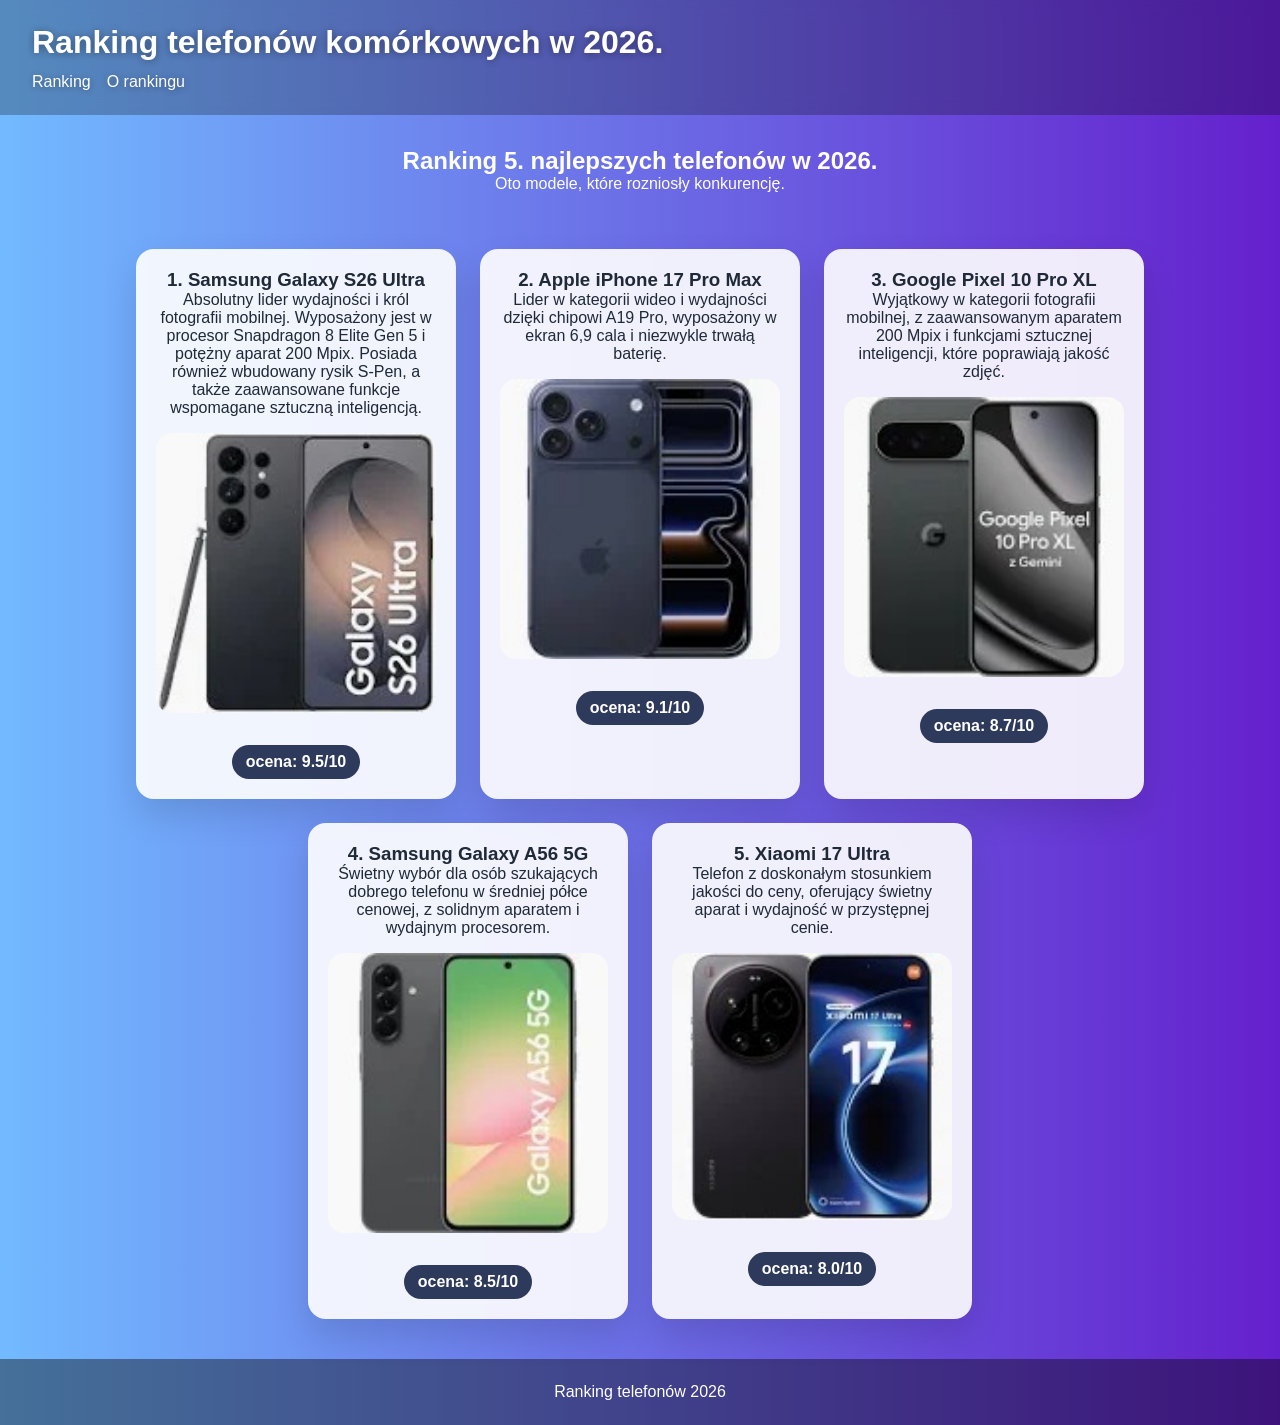
<file: Ranking-telefonów/index.html>
<!DOCTYPE html>
<html lang="pl">
<head>
    <meta charset="UTF-8">
    <meta name="viewport" content="width=device-width, initial-scale=1.0">
    <title>Ranking telefonów 2026</title>
    <link rel="stylesheet" href="style.css">
</head>
<body>
    <header>
    <h1> Ranking telefonów komórkowych w 2026.</h1>
    <nav>
        <ul>
            <li><a href="#ranking">Ranking</a></li>
            <li><a href="#intro">O rankingu</a></li>
        </ul>
    </nav>
    </header>

    
    <main>
        <section id="intro">
            <h2>Ranking 5. najlepszych telefonów w 2026.</h2>
            <p>Oto modele, które rozniosły konkurencję.</p>
        </section>

        <section id="ranking" class="ranking-grid">
            <article class="phone-card">
                <h3>1. Samsung Galaxy S26 Ultra</h3>
                <p>Absolutny lider wydajności i król fotografii mobilnej. Wyposażony jest w procesor Snapdragon 8 Elite Gen 5 i potężny aparat 200 Mpix. Posiada również wbudowany rysik S-Pen, a także zaawansowane funkcje wspomagane sztuczną inteligencją.</p>
                <img src="phone1.webp" alt="Samsung Galaxy S26 Ultra">
                <span class="score">ocena: 9.5/10</span>
            </article>

            <article class="phone-card">
                <h3>2. Apple iPhone 17 Pro Max</h3>
                <p>Lider w kategorii wideo i wydajności dzięki chipowi A19 Pro, wyposażony w ekran 6,9 cala i niezwykle trwałą baterię.</p>
                <img src="phone2.webp" alt="Apple iPhone 17 Pro">
                <span class="score">ocena: 9.1/10</span>
            </article>

            <article class="phone-card">
                <h3>3. Google Pixel 10 Pro XL</h3>
                <p>Wyjątkowy w kategorii fotografii mobilnej, z zaawansowanym aparatem 200 Mpix i funkcjami sztucznej inteligencji, które poprawiają jakość zdjęć.</p>
                <img src="phone3.webp" alt="Google Pixel 10 Pro XL">
                <span class="score">ocena: 8.7/10</span>
            </article>

            <article class="phone-card">
                <h3>4. Samsung Galaxy A56 5G</h3>
                <p>Świetny wybór dla osób szukających dobrego telefonu w średniej półce cenowej, z solidnym aparatem i wydajnym procesorem.</p>
                <img src="phone4.webp" alt="Samsung Galaxy A56 5G">
                <span class="score">ocena: 8.5/10</span>
            </article>

            <article class="phone-card">
                <h3>5. Xiaomi 17 Ultra</h3>
                <p>Telefon z doskonałym stosunkiem jakości do ceny, oferujący świetny aparat i wydajność w przystępnej cenie.</p>
                <img src="phone5.webp" alt="Xiaomi 17 Ultra">
                <span class="score">ocena: 8.0/10</span>
            </article>
        </section>

    </main>

    <footer>
        <p>Ranking telefonów 2026</p>
    </footer>
</body>
</html>
</file>
<file: Ranking-telefonów/style.css>
* {
    margin: 0;
    padding: 0;
    box-sizing: border-box;
}

body {
    font-family: "Segoe UI", Arial, sans-serif;
    color: rgb(31, 41, 55);
    min-height: 100vh;
    background: #72BAFF;
background: -moz-linear-gradient(szczyt, #72BAFF 0%, #6520CD 100%);
background: -webkit-linear-gradient(szczyt, #72BAFF 0%, #6520CD 100%);
background: linear-gradient(to right, #72BAFF 0%, #6520CD 100%);
}

header {
    padding: 24px 32px;
    color: white;
    background: rgba(0, 0, 0, 0.25);
    text-shadow: 0 1px 8px rgba(0, 0, 0, 0.4);
    backdrop-filter: blur(8px);
}

nav ul {
    list-style: none;
    display: flex;
    gap: 16px;
    margin-top: 12px;
}

nav a {
    color: white;
    text-decoration: none;
}

#intro {
    padding: 32px;
    color: white;
    text-align: center;
}

.ranking-grid {
    display: flex;
    flex-wrap: wrap;
    gap: 24px;
    justify-content: center;
    padding: 24px 32px 40px;
}

.phone-card {
    background: rgba(255, 255, 255, 0.9);
    border-radius: 18px;
    box-shadow: 0 16px 35px rgba(0, 0, 0, 0.12);
    padding: 20px;
    max-width: 320px;
    min-width: 260px;
    text-align: center;
    transition: transform 0.2s ease, box-shadow 0.2s ease;
}

.phone-card:hover {
    transform: translateY(-4px);
    box-shadow: 0 20px 50px rgba(0, 0, 0, 0.18);
}

.phone-card img {
    width: 100%;
    height: auto;
    border-radius: 16px;
    margin: 16px 0;
}

.score {
    display: inline-block;
    margin-top: 12px;
    padding: 8px 14px;
    border-radius: 999px;
    background: #2e3a5b;
    color: white;
    font-weight: 700;
}

footer {
    padding: 24px;
    text-align: center;
    color: white;
    background: rgba(0, 0, 0, 0.4);
}
</file>
